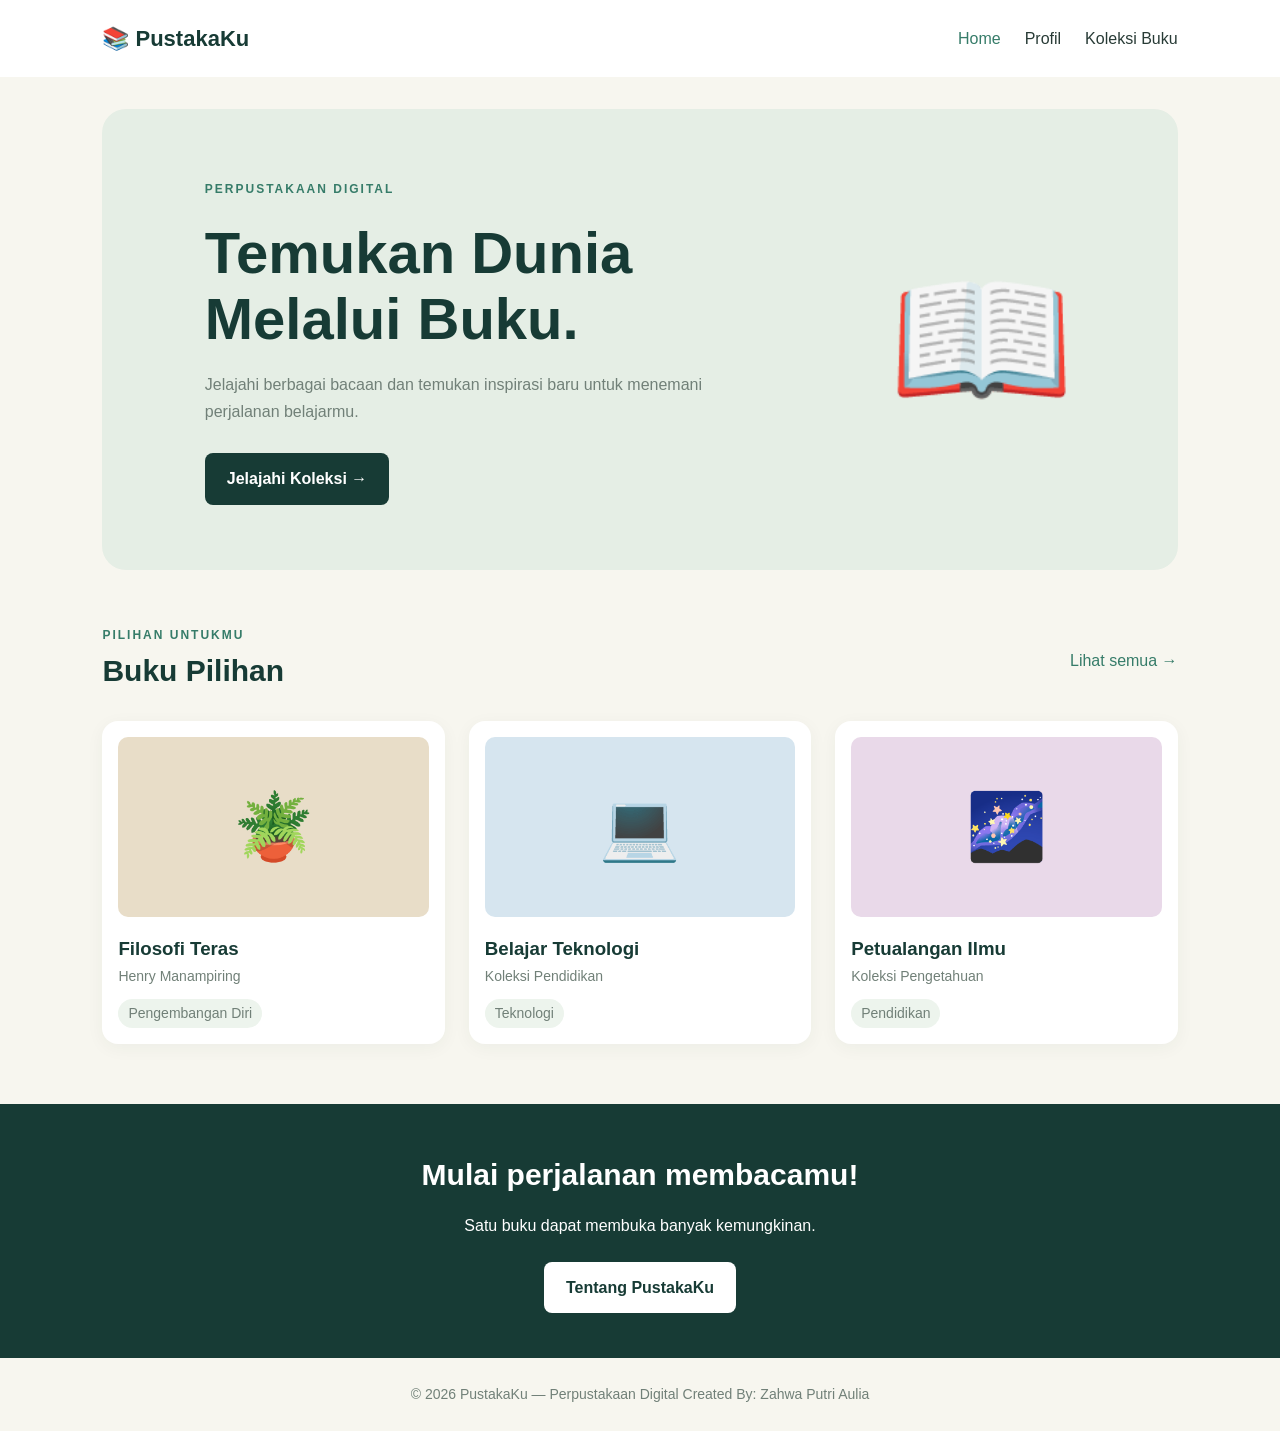
<file: index.html>
<!DOCTYPE html>
<html lang="id">
<head>
  <meta charset="UTF-8">
  <meta name="viewport" content="width=device-width, initial-scale=1.0">
  <title>PustakaKu | Perpustakaan Digital</title>
  <link rel="stylesheet" href="style.css">
</head>
<body>
  <header class="navbar">
    <a href="index.html" class="logo">📚 PustakaKu</a>
    <nav>
      <a href="index.html" class="active">Home</a>
      <a href="profil.html">Profil</a>
      <a href="koleksi.html">Koleksi Buku</a>
    </nav>
  </header>

  <main>
    <section class="hero">
      <div class="hero-content">
        <span class="label">PERPUSTAKAAN DIGITAL</span>
        <h1>Temukan Dunia<br>Melalui Buku.</h1>
        <p>
          Jelajahi berbagai bacaan dan temukan inspirasi
          baru untuk menemani perjalanan belajarmu.
        </p>
        <a href="koleksi.html" class="button">Jelajahi Koleksi →</a>
      </div>
      <div class="hero-icon">📖</div>
    </section>

    <section class="section">
      <div class="section-heading">
        <div>
          <p class="eyebrow">PILIHAN UNTUKMU</p>
          <h2>Buku Pilihan</h2>
        </div>
        <a href="koleksi.html" class="more">Lihat semua →</a>
      </div>

      <div class="book-grid">
        <article class="book-card">
          <div class="book-cover cover-one">🪴</div>
          <h3>Filosofi Teras</h3>
          <p>Henry Manampiring</p>
          <span class="category">Pengembangan Diri</span>
        </article>
        <article class="book-card">
          <div class="book-cover cover-two">💻</div>
          <h3>Belajar Teknologi</h3>
          <p>Koleksi Pendidikan</p>
          <span class="category">Teknologi</span>
        </article>
        <article class="book-card">
          <div class="book-cover cover-three">🌌</div>
          <h3>Petualangan Ilmu</h3>
          <p>Koleksi Pengetahuan</p>
          <span class="category">Pendidikan</span>
        </article>
      </div>
    </section>

    <section class="callout">
      <h2>Mulai perjalanan membacamu!</h2>
      <p>Satu buku dapat membuka banyak kemungkinan.</p>
      <a href="profil.html" class="button button-light">
        Tentang PustakaKu
      </a>
    </section>
  </main>

  <footer>
    <p>© 2026 PustakaKu — Perpustakaan Digital Created By: Zahwa Putri Aulia</p>
  </footer>
</body>
</html>
</file>
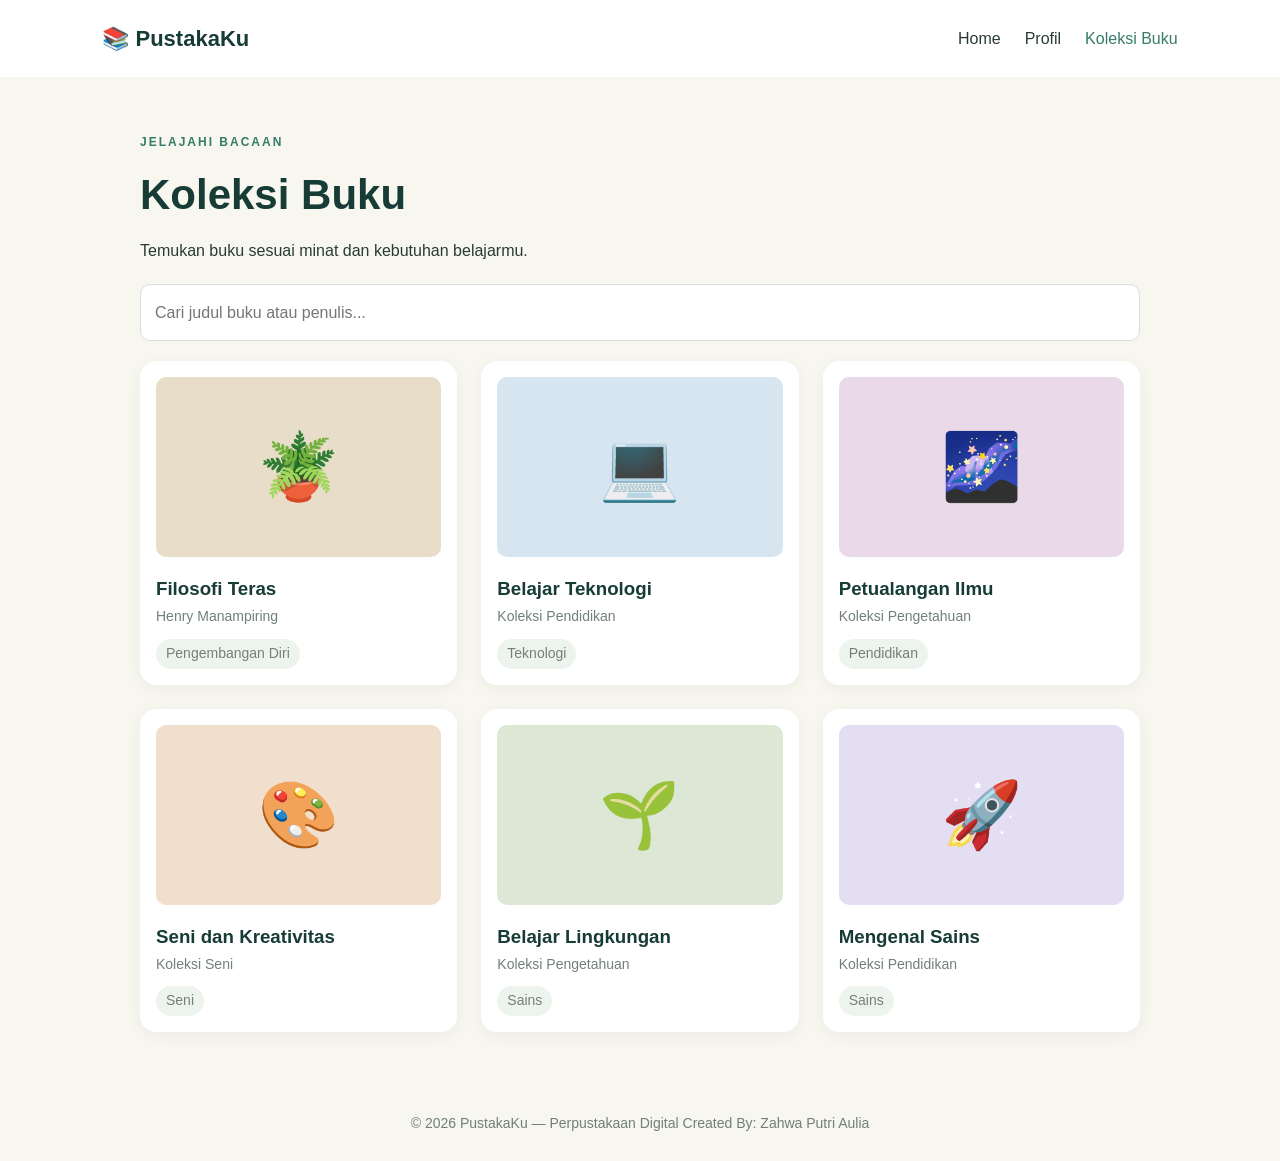
<file: koleksi.html>
<!DOCTYPE html>
<html lang="id">
<head>
  <meta charset="UTF-8">
  <meta name="viewport" content="width=device-width, initial-scale=1.0">
  <title>Koleksi Buku | PustakaKu</title>
  <link rel="stylesheet" href="style.css">
  <script src="script.js" defer></script>
</head>
<body>
  <header class="navbar">
    <a href="index.html" class="logo">📚 PustakaKu</a>
    <nav>
      <a href="index.html">Home</a>
      <a href="profil.html">Profil</a>
      <a href="koleksi.html" class="active">Koleksi Buku</a>
    </nav>
  </header>

  <main class="page-content">
    <p class="eyebrow">JELAJAHI BACAAN</p>
    <h1>Koleksi Buku</h1>
    <p>Temukan buku sesuai minat dan kebutuhan belajarmu.</p>

    <input
      type="search"
      id="searchBook"
      class="search-input"
      placeholder="Cari judul buku atau penulis..."
      aria-label="Cari buku"
    >

    <div class="book-grid" id="bookGrid">
      <article class="book-card">
        <div class="book-cover cover-one">🪴</div>
        <h3>Filosofi Teras</h3>
        <p>Henry Manampiring</p>
        <span class="category">Pengembangan Diri</span>
      </article>

      <article class="book-card">
        <div class="book-cover cover-two">💻</div>
        <h3>Belajar Teknologi</h3>
        <p>Koleksi Pendidikan</p>
        <span class="category">Teknologi</span>
      </article>

      <article class="book-card">
        <div class="book-cover cover-three">🌌</div>
        <h3>Petualangan Ilmu</h3>
        <p>Koleksi Pengetahuan</p>
        <span class="category">Pendidikan</span>
      </article>

      <article class="book-card">
        <div class="book-cover" style="background:#f1dfce">🎨</div>
        <h3>Seni dan Kreativitas</h3>
        <p>Koleksi Seni</p>
        <span class="category">Seni</span>
      </article>

      <article class="book-card">
        <div class="book-cover" style="background:#dce8d5">🌱</div>
        <h3>Belajar Lingkungan</h3>
        <p>Koleksi Pengetahuan</p>
        <span class="category">Sains</span>
      </article>

      <article class="book-card">
        <div class="book-cover" style="background:#e4def3">🚀</div>
        <h3>Mengenal Sains</h3>
        <p>Koleksi Pendidikan</p>
        <span class="category">Sains</span>
      </article>
    </div>

    <p id="emptyMessage" hidden>
      Buku tidak ditemukan. Coba kata kunci lain.
    </p>
  </main>

  <footer>
    <p>© 2026 PustakaKu — Perpustakaan Digital Created By: Zahwa Putri Aulia</p>
  </footer>
</body>
</html>
</file>
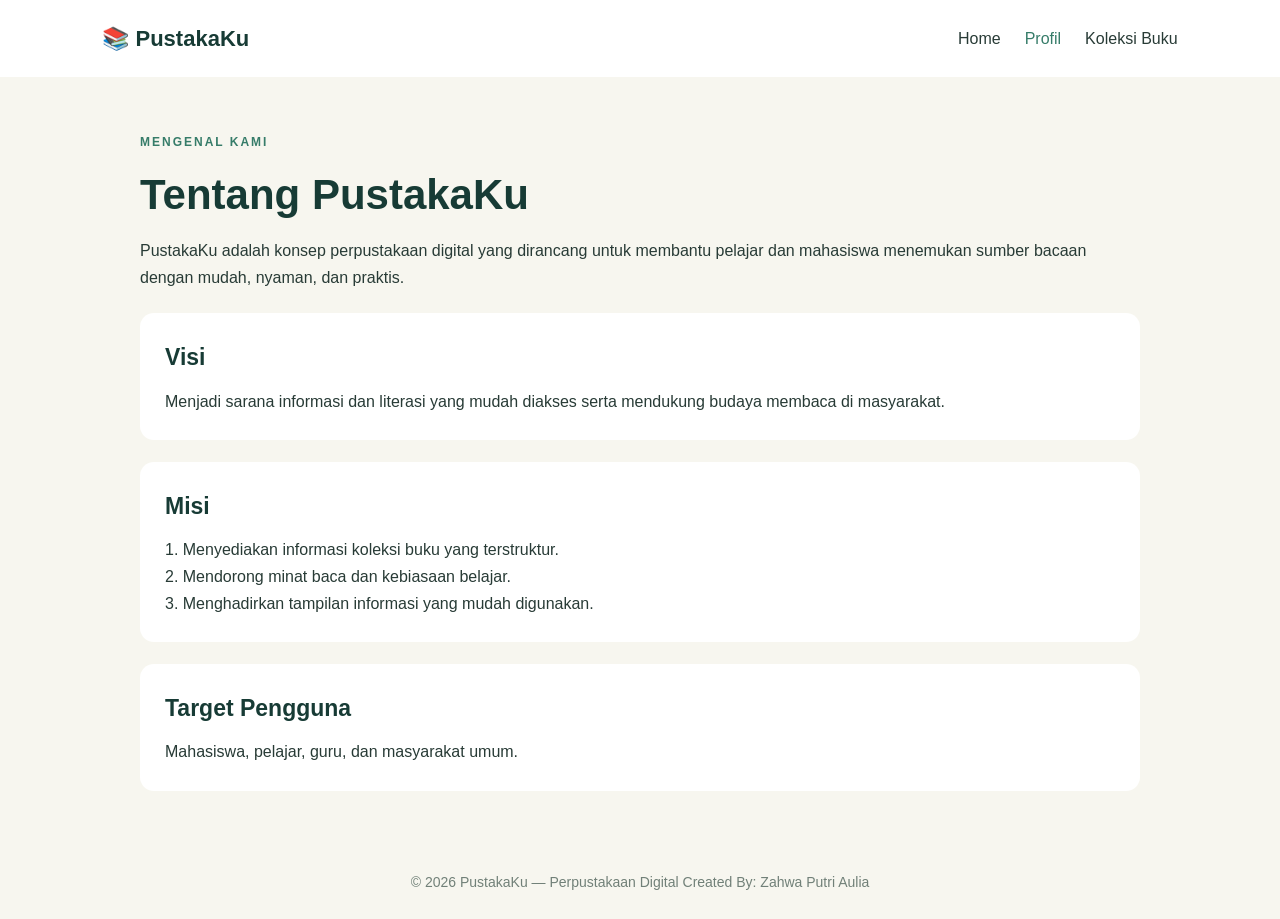
<file: profil.html>
<!DOCTYPE html>
<html lang="id">
<head>
  <meta charset="UTF-8">
  <meta name="viewport" content="width=device-width, initial-scale=1.0">
  <title>Profil | PustakaKu</title>
  <link rel="stylesheet" href="style.css">
</head>
<body>
  <header class="navbar">
    <a href="index.html" class="logo">📚 PustakaKu</a>
    <nav>
      <a href="index.html">Home</a>
      <a href="profil.html" class="active">Profil</a>
      <a href="koleksi.html">Koleksi Buku</a>
    </nav>
  </header>

  <main class="page-content">
    <p class="eyebrow">MENGENAL KAMI</p>
    <h1>Tentang PustakaKu</h1>
    <p>
      PustakaKu adalah konsep perpustakaan digital yang dirancang
      untuk membantu pelajar dan mahasiswa menemukan sumber
      bacaan dengan mudah, nyaman, dan praktis.
    </p>

    <section class="info-card">
      <h2>Visi</h2>
      <p>
        Menjadi sarana informasi dan literasi yang mudah diakses
        serta mendukung budaya membaca di masyarakat.
      </p>
    </section>

    <section class="info-card">
      <h2>Misi</h2>
      <p>1. Menyediakan informasi koleksi buku yang terstruktur.</p>
      <p>2. Mendorong minat baca dan kebiasaan belajar.</p>
      <p>3. Menghadirkan tampilan informasi yang mudah digunakan.</p>
    </section>

    <section class="info-card">
      <h2>Target Pengguna</h2>
      <p>Mahasiswa, pelajar, guru, dan masyarakat umum.</p>
    </section>
  </main>

  <footer>
    <p>© 2026 PustakaKu — Perpustakaan Digital Created By: Zahwa Putri Aulia</p>
  </footer>
</body>
</html>
</file>
<file: style.css>
* {
  margin: 0;
  padding: 0;
  box-sizing: border-box;
}

:root {
  --navy: #173b35;
  --teal: #367c69;
  --cream: #f7f6ef;
  --white: #ffffff;
  --text: #283b36;
  --muted: #718078;
}

body {
  font-family: Arial, sans-serif;
  background: var(--cream);
  color: var(--text);
  line-height: 1.7;
}

.navbar {
  display: flex;
  justify-content: space-between;
  align-items: center;
  padding: 20px 8%;
  background: var(--white);
  gap: 20px;
}

.logo {
  font-size: 22px;
  font-weight: bold;
  color: var(--navy);
  text-decoration: none;
}

nav {
  display: flex;
  gap: 24px;
  flex-wrap: wrap;
}

nav a, .more {
  text-decoration: none;
  color: var(--text);
}

nav a:hover, nav a.active, .more {
  color: var(--teal);
}

.hero {
  margin: 32px auto;
  width: 84%;
  padding: 65px 8%;
  border-radius: 24px;
  background: #e5eee5;
  display: flex;
  align-items: center;
  justify-content: space-between;
  gap: 30px;
}

.hero-content {
  max-width: 560px;
}

.label, .eyebrow {
  color: var(--teal);
  font-size: 12px;
  font-weight: bold;
  letter-spacing: 2px;
}

h1 {
  color: var(--navy);
  font-size: clamp(36px, 5vw, 58px);
  line-height: 1.15;
  margin: 18px 0;
}

.hero p {
  color: var(--muted);
  margin-bottom: 28px;
}

.hero-icon {
  font-size: clamp(75px, 12vw, 150px);
}

.button {
  display: inline-block;
  background: var(--navy);
  color: white;
  text-decoration: none;
  padding: 12px 22px;
  border-radius: 8px;
  font-weight: bold;
}

.button:hover {
  background: var(--teal);
}

.section {
  width: 84%;
  margin: 55px auto;
}

.section-heading {
  display: flex;
  justify-content: space-between;
  align-items: center;
  margin-bottom: 25px;
  gap: 16px;
}

h2 {
  color: var(--navy);
  font-size: 30px;
}

.book-grid {
  display: grid;
  grid-template-columns: repeat(3, minmax(0, 1fr));
  gap: 24px;
}

.book-card {
  padding: 16px;
  background: white;
  border-radius: 16px;
  box-shadow: 0 4px 18px #173b350c;
}

.book-cover {
  height: 180px;
  border-radius: 10px;
  display: grid;
  place-items: center;
  font-size: 65px;
  margin-bottom: 16px;
}

.cover-one { background: #e8ddc8; }
.cover-two { background: #d6e5ef; }
.cover-three { background: #e9d9e9; }

.book-card h3 {
  color: var(--navy);
}

.book-card p, .category {
  color: var(--muted);
  font-size: 14px;
}

.category {
  display: inline-block;
  margin-top: 10px;
  padding: 3px 10px;
  background: #edf4ed;
  border-radius: 20px;
}

.callout {
  background: var(--navy);
  color: white;
  text-align: center;
  padding: 45px 20px;
  margin-top: 60px;
}

.callout h2 {
  color: white;
}

.callout p {
  margin: 12px 0 22px;
}

.button-light {
  background: white;
  color: var(--navy);
}

footer {
  padding: 25px;
  text-align: center;
  color: var(--muted);
  font-size: 14px;
}

.page-content {
  width: 84%;
  max-width: 1000px;
  margin: 55px auto;
  min-height: 50vh;
}

.page-content h1 {
  font-size: 42px;
}

.info-card {
  background: white;
  padding: 25px;
  border-radius: 14px;
  margin: 22px 0;
}

.info-card h2 {
  font-size: 23px;
  margin-bottom: 10px;
}

.search-input {
  width: 100%;
  padding: 14px;
  border: 1px solid #d5dfd8;
  border-radius: 10px;
  margin: 20px 0;
  font: inherit;
}

@media (max-width: 650px) {
  .navbar {
    flex-direction: column;
  }

  nav {
    justify-content: center;
    gap: 14px;
  }

  .hero {
    flex-direction: column;
    align-items: flex-start;
    padding: 35px 7%;
  }

  .hero-icon {
    align-self: center;
  }

  .book-grid {
    grid-template-columns: 1fr;
  }

  .section-heading {
    align-items: flex-start;
  }

  .section, .hero, .page-content {
    width: 90%;
  }
}
</file>
